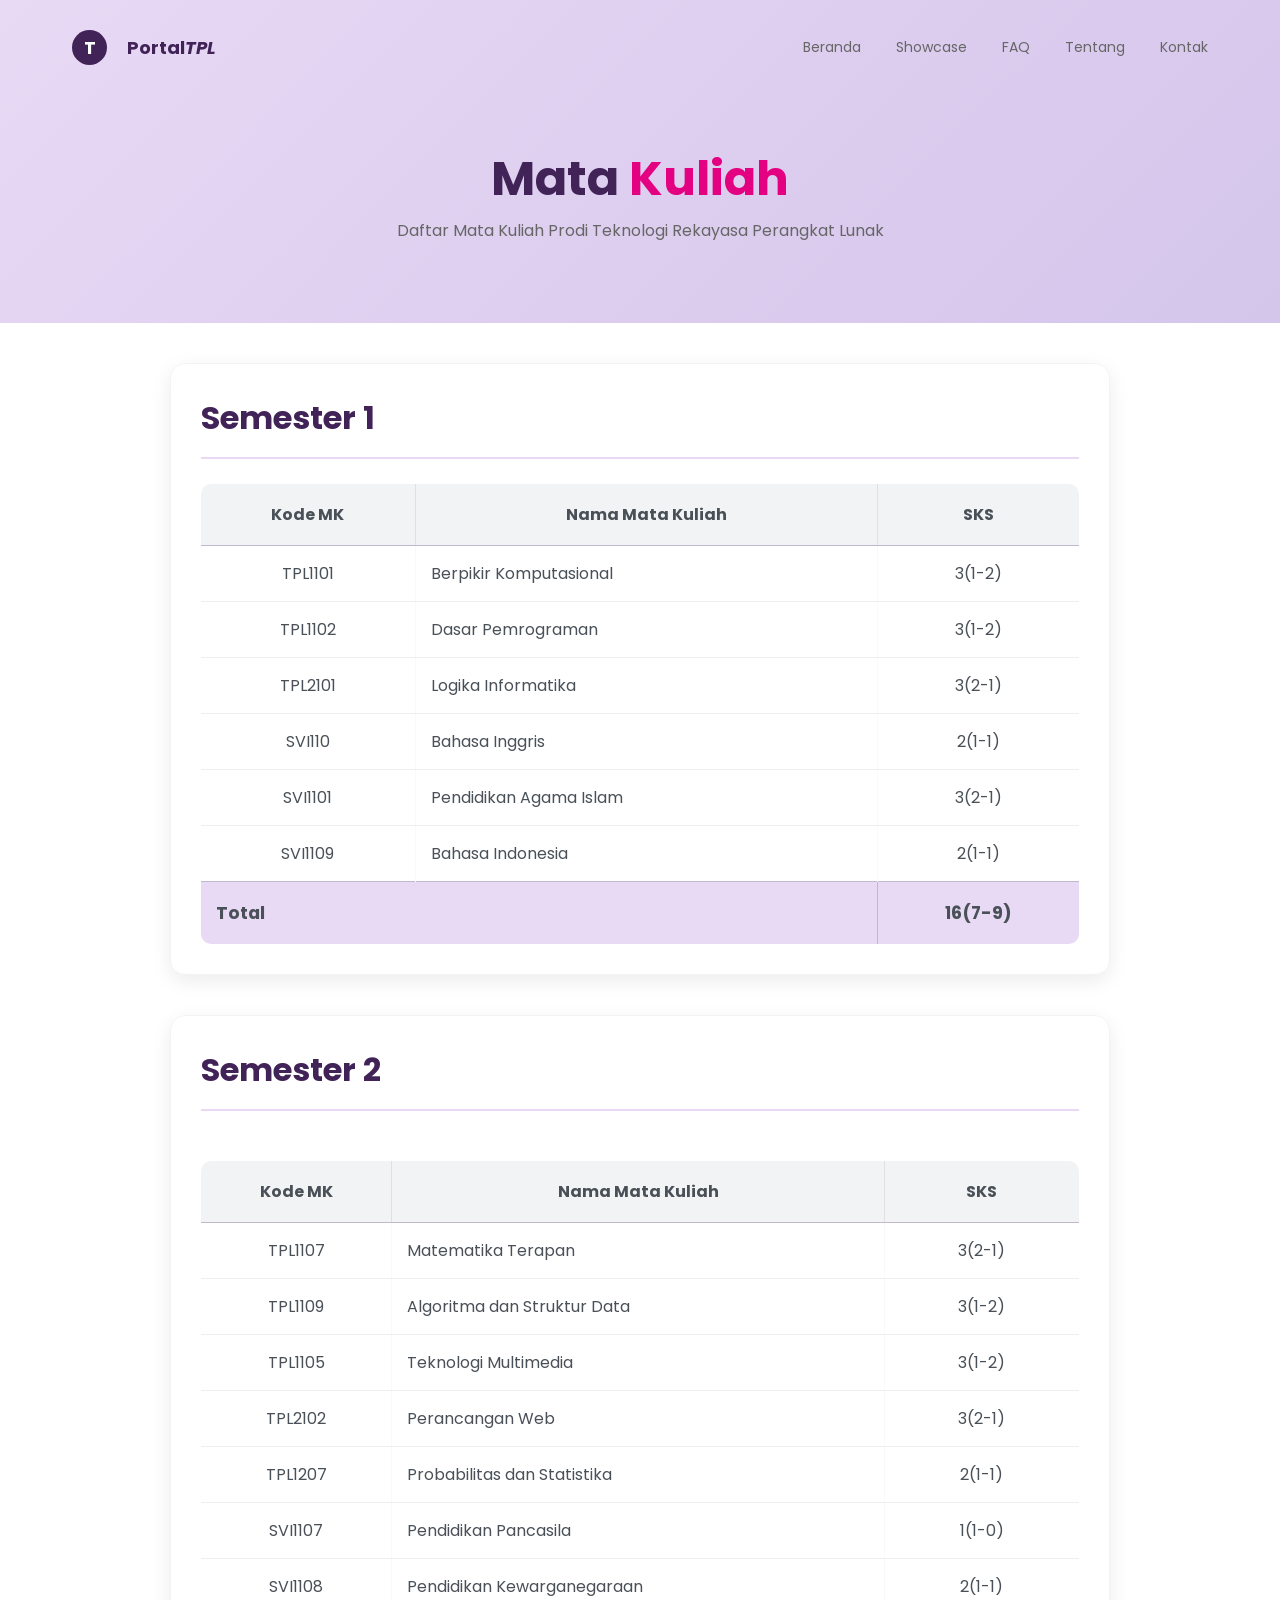
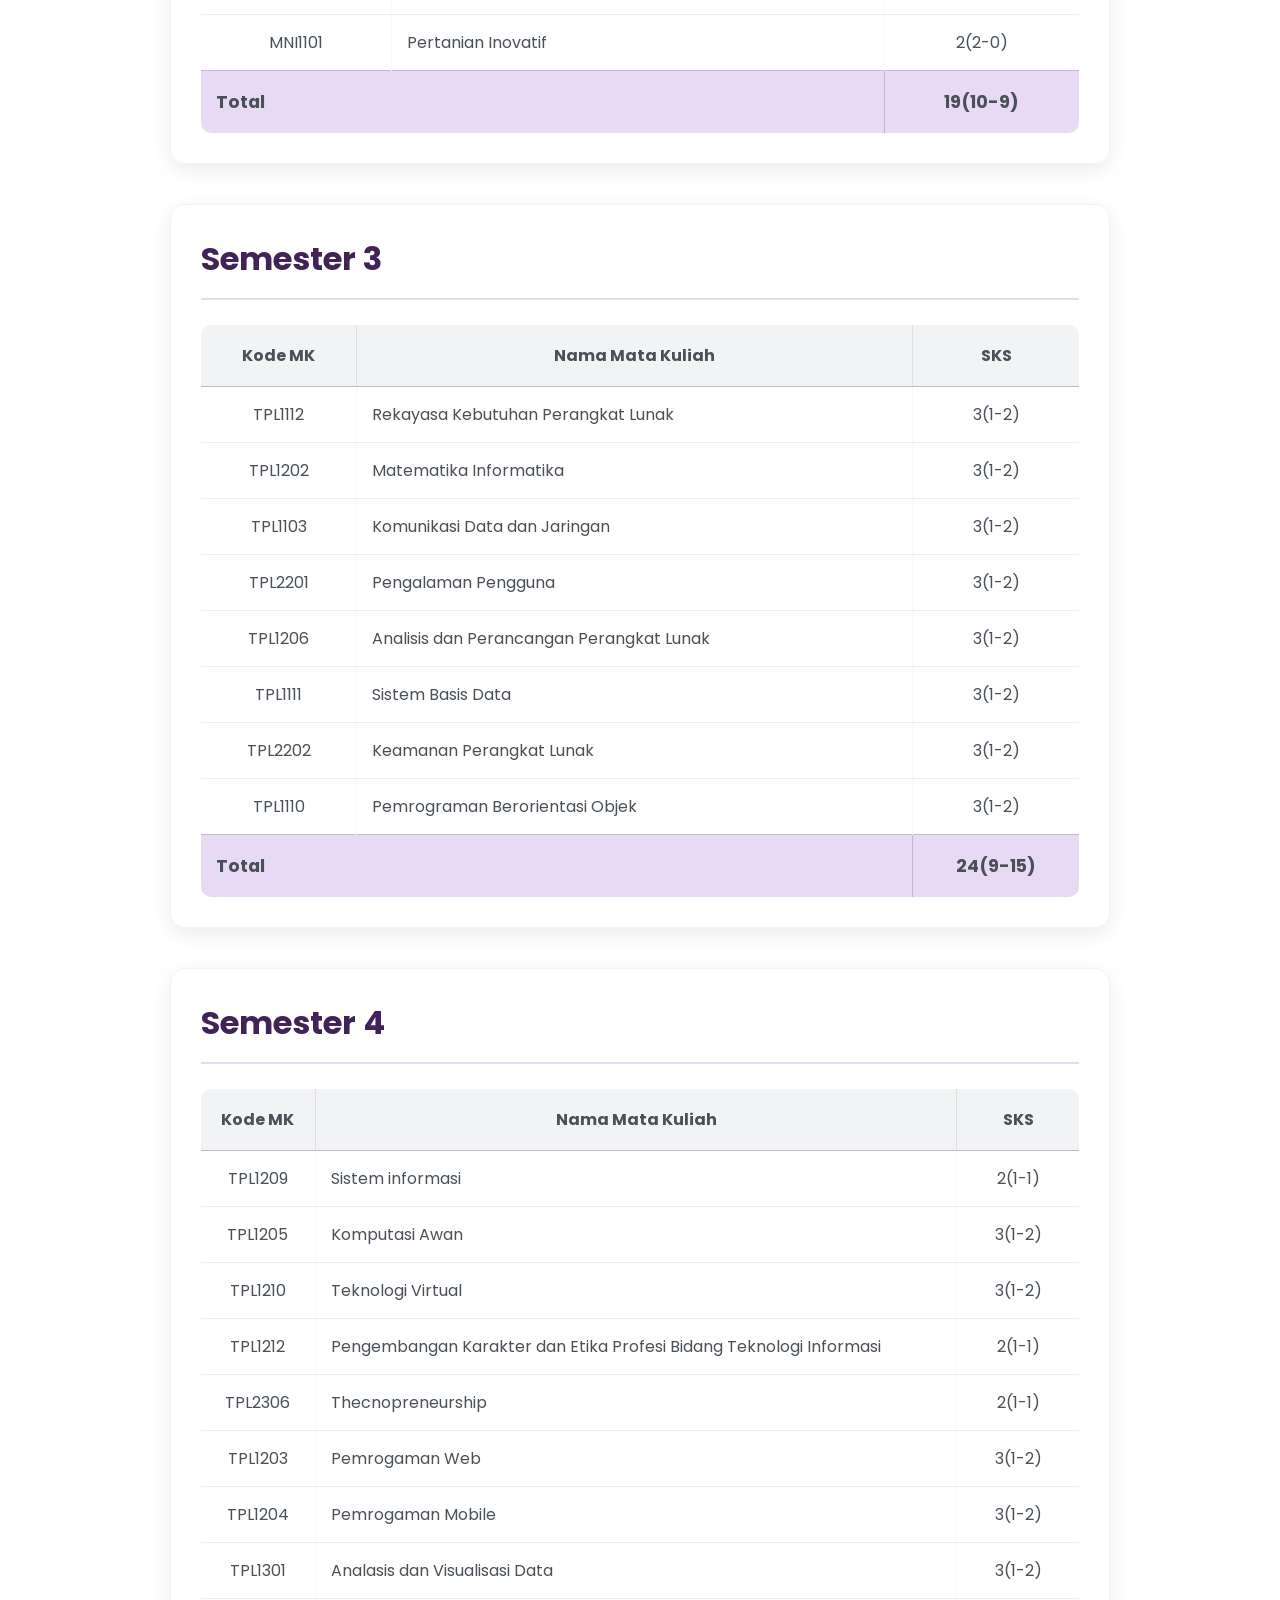
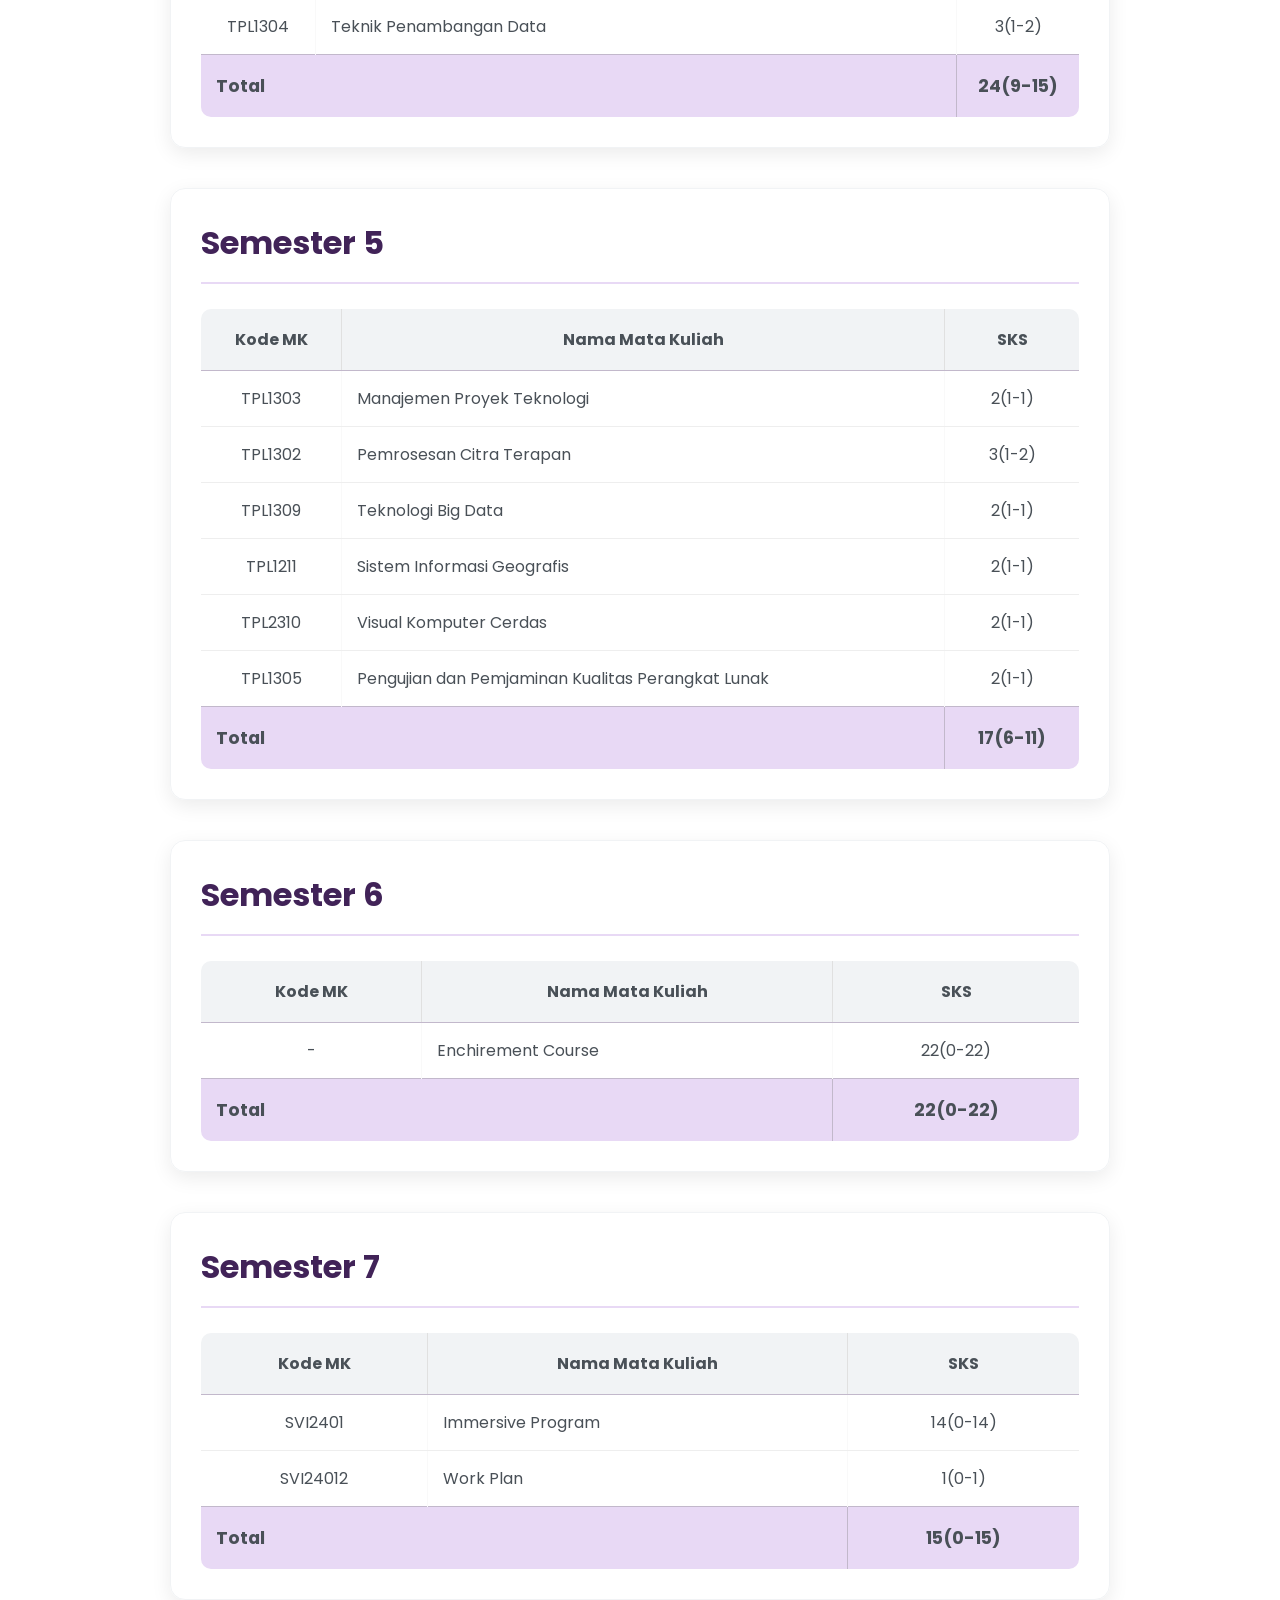
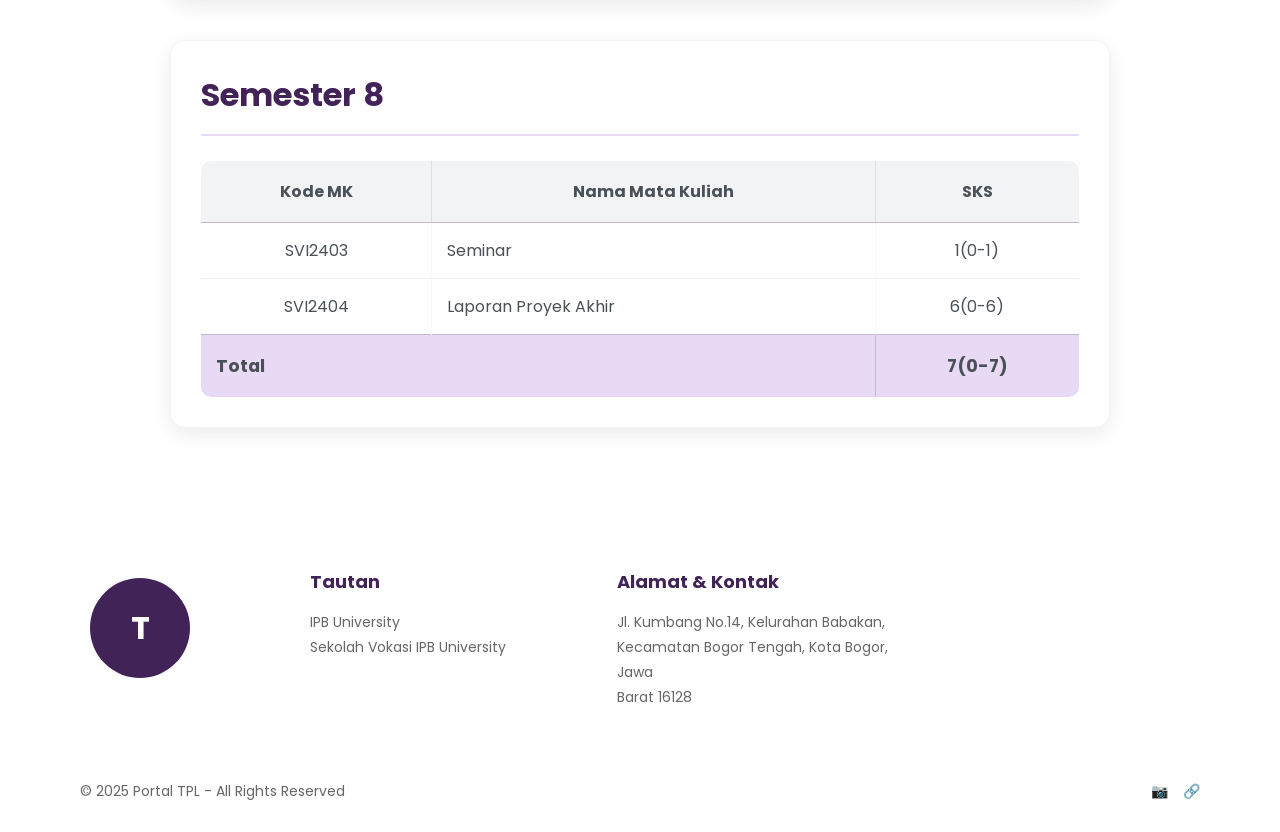
<file: front/matkul.html>
<!DOCTYPE html>
<html lang="id">
<head>
    <meta charset="UTF-8">
    <meta http-equiv="X-UA-Compatible" content="IE=edge">
    <meta name="viewport" content="width=device-width, initial-scale=1.0">
    <link rel="preconnect" href="https://fonts.googleapis.com">
    <link rel="preconnect" href="https://fonts.gstatic.com" crossorigin>
    <link href="https://fonts.googleapis.com/css2?family=Poppins:ital,wght@0,100;0,200;0,300;0,400;0,500;0,600;0,700;0,800;0,900;1,100;1,200;1,300;1,400;1,500;1,600;1,700;1,800;1,900&display=swap" rel="stylesheet">
    <link rel="stylesheet" href="styles.css">
    <title>Mata Kuliah | Portal TPL</title>
<style>
    
    .hero {
        padding-top: 150px; 
        padding-bottom: 50px;
        text-align: center; 
        background: linear-gradient(135deg, #e8d9f5 0%, #d4c5eb 100%); 
        color: #333;
    }
    
    .hero h1 {
        font-size: 48px; 
        margin-bottom: 10px;
        color: #412358; /* Primary Base Color */
    }

    .hero h1 .highlight {
        color: #E30081; /* Secondary Base Color */
    }

    .hero p {
        font-size: 16px;
        color: #666;
    }

  
    .container-content { 
        max-width: 1100px; 
        margin: 0 auto;
        padding: 40px 80px; 
        background: white; 
    }

    .semester-section {
        border-radius: 15px;
        padding: 30px; 
        margin-bottom: 40px;
        box-shadow: 0 6px 20px rgba(0,0,0,0.08); 
        border: 1px solid #f1f3f5; 
    }

    .semester-section h2 {
        color: #412358; 
        margin-bottom: 25px; 
        font-size: 32px; 
        border-bottom: 2px solid #e8d9f5; 
        padding-bottom: 15px;
        text-align: left; 
    }

    /* Styling Tabel */
    table {
        width: 100%;
        border-collapse: collapse;
        border-radius: 10px;
        overflow: hidden; 
    }

    thead {
        background: #f1f3f5; 
    }

    th{
        padding: 18px 15px; 
        text-align: center; 
        font-weight: 700;
        color: #495057; 
        border-bottom: 1px solid #c2b8cb; 
        border-right: 1px solid #e0e0e0; 
    }

    th:last-child {
        border-right: none; 
    }

    td {
        padding: 15px; 
        border-bottom: 1px solid #eee; 
        color: #495057; 
        text-align: left; 
        border-right: 1px solid #f9f9f9; 
    }

    td:last-child {
        border-right: none; 
    }

   
    td:nth-child(1),
    td:nth-child(3) {
        text-align: center;
    }

    tr:last-child td {
        border-bottom: none; 
    }

    tbody tr:hover {
        background: #f9f9f9;
    }

    tfoot {
        background: #e8d9f5; 
        font-weight: 700;
        color: #412358;
    }

    tfoot td {
        padding: 18px 15px; 
        border-bottom: none;
        border-top: 1px solid #c2b8cb; 
        font-size: 1.1em; 
        border-right: 1px solid #c2b8cb; 
    }

    tfoot td:last-child {
        border-right: none;
    }

    
    tfoot td:first-child {
        text-align: left;
    }

    tfoot td:nth-child(2) {
    text-align: center;  
    }

    @media (max-width: 768px) {
        .container-content {
            padding: 20px;
        }
        .hero {
            padding-left: 20px;
            padding-right: 20px;
        }
        .hero h1 {
            font-size: 36px;
        }
        .semester-section h2 {
            font-size: 24px;
        }
        table {
            font-size: 0.8rem;
        }
        th, td, tfoot td {
            padding: 10px 8px; 
        }
    }
</style>
</head>
<body>
    <header>
        <div class="logo">
            <div class="logo-circle">T</div> 
            <span>Portal<em>TPL</em></span>
        </div>
        <nav>
            <a href="index.html">Beranda</a>
            <a href="cari-karya.html">Showcase</a>
            <a href="faq.html">FAQ</a>
            <a href="tentang.html">Tentang</a>
            <a href="kontak.html">Kontak</a>
        </nav>
    </header>

    <section class="hero">
        <div class="hero-content">
            <h1>Mata <span class="highlight">Kuliah</span></h1>
            <p>Daftar Mata Kuliah Prodi Teknologi Rekayasa Perangkat Lunak</p>
        </div>
    </section>

    <div class="container-content">
        
        <div class="semester-section">
            <h2>Semester 1</h2>
            <table>
                <thead>
                    <tr>
                        <th>Kode MK</th>
                        <th>Nama Mata Kuliah</th>
                        <th>SKS</th>
                    </tr>
                </thead>
                <tbody>
                    <tr><td>TPL1101</td><td>Berpikir Komputasional</td><td>3(1-2)</td></tr>
                    <tr><td>TPL1102</td><td>Dasar Pemrograman</td><td>3(1-2)</td></tr>
                    <tr><td>TPL2101</td><td>Logika Informatika</td><td>3(2-1)</td></tr>
                    <tr><td>SVI110</td><td>Bahasa Inggris</td><td>2(1-1)</td></tr>
                    <tr><td>SVI1101</td><td>Pendidikan Agama Islam</td><td>3(2-1)</td></tr>
                    <tr><td>SVI1109</td><td>Bahasa Indonesia</td><td>2(1-1)</td></tr>
                </tbody>
                <tfoot>
                    <tr>
                        <td colspan="2">Total</td>
                        <td>16(7-9)</td>
                    </tr>
                </tfoot>
            </table>
        </div>

        <div class="semester-section">
            <h2>Semester 2</h2>
            <table>
                <thead><tr><th>Kode MK</th><th>Nama Mata Kuliah</th><th>SKS</th></tr></thead>
                <tbody>
                    <tr><td>TPL1107</td><td>Matematika Terapan</td><td>3(2-1)</td></tr>
                    <tr><td>TPL1109</td><td>Algoritma dan Struktur Data</td><td>3(1-2)</td></tr>
                    <tr><td>TPL1105</td><td>Teknologi Multimedia</td><td>3(1-2)</td></tr>
                    <tr><td>TPL2102</td><td>Perancangan Web</td><td>3(2-1)</td></tr>
                    <tr><td>TPL1207</td><td>Probabilitas dan Statistika</td><td>2(1-1)</td></tr>
                    <tr><td>SVI1107</td><td>Pendidikan Pancasila</td><td>1(1-0)</td></tr>
                    <tr><td>SVI1108</td><td>Pendidikan Kewarganegaraan</td><td>2(1-1)</td></tr>
                    <tr><td>MNI1101</td><td>Pertanian Inovatif</td><td>2(2-0)</td></tr>                
                </tbody>
                <tfoot><tr><td colspan="2">Total</td><td>19(10-9)</td></tr></tfoot>
            </table>
        </div>

        <div class="semester-section">
            <h2>Semester 3</h2>
            <table>
                <thead><tr><th>Kode MK</th><th>Nama Mata Kuliah</th><th>SKS</th></tr></thead>
                <tbody>
                    <tr><td>TPL1112</td><td>Rekayasa Kebutuhan Perangkat Lunak</td><td>3(1-2)</td></tr>
                    <tr><td>TPL1202</td><td>Matematika Informatika</td><td>3(1-2)</td></tr>
                    <tr><td>TPL1103</td><td>Komunikasi Data dan Jaringan</td><td>3(1-2)</td></tr>
                    <tr><td>TPL2201</td><td>Pengalaman Pengguna</td><td>3(1-2)</td></tr>
                    <tr><td>TPL1206</td><td>Analisis dan Perancangan Perangkat Lunak</td><td>3(1-2)</td></tr>
                    <tr><td>TPL1111</td><td>Sistem Basis Data</td><td>3(1-2)</td></tr>
                    <tr><td>TPL2202</td><td>Keamanan Perangkat Lunak</td><td>3(1-2)</td></tr>
                    <tr><td>TPL1110</td><td>Pemrograman Berorientasi Objek</td><td>3(1-2)</td></tr>
                </tbody>
                <tfoot><tr><td colspan="2">Total</td><td>24(9-15)</td></tr></tfoot>
            </table>
        </div>

        <div class="semester-section">
            <h2>Semester 4</h2>
            <table>
                <thead><tr><th>Kode MK</th><th>Nama Mata Kuliah</th><th>SKS</th></tr></thead>
                <tbody>
                    <tr><td>TPL1209</td><td>Sistem informasi</td><td>2(1-1)</td></tr>
                    <tr><td>TPL1205</td><td>Komputasi Awan</td><td>3(1-2)</td></tr>
                    <tr><td>TPL1210</td><td>Teknologi Virtual</td><td>3(1-2)</td></tr>
                    <tr><td>TPL1212</td><td>Pengembangan Karakter dan Etika Profesi Bidang Teknologi Informasi</td><td>2(1-1)</td></tr>
                    <tr><td>TPL2306</td><td>Thecnopreneurship</td><td>2(1-1)</td></tr>
                    <tr><td>TPL1203</td><td>Pemrogaman Web</td><td>3(1-2)</td></tr>
                    <tr><td>TPL1204</td><td>Pemrogaman Mobile</td><td>3(1-2)</td></tr>
                    <tr><td>TPL1301</td><td>Analasis dan Visualisasi Data</td><td>3(1-2)</td></tr>
                    <tr><td>TPL1304</td><td>Teknik Penambangan Data</td><td>3(1-2)</td></tr>
                </tbody>
                <tfoot><tr><td colspan="2">Total</td><td>24(9-15)</td></tr></tfoot>
            </table>
        </div>

        <div class="semester-section">
            <h2>Semester 5</h2>
            <table>
                <thead><tr><th>Kode MK</th><th>Nama Mata Kuliah</th><th>SKS</th></tr></thead>
                <tbody>
                    <tr><td>TPL1303</td><td>Manajemen Proyek Teknologi </td><td>2(1-1)</td></tr>
                    <tr><td>TPL1302</td><td>Pemrosesan Citra Terapan </td><td>3(1-2)</td></tr>
                    <tr><td>TPL1309</td><td>Teknologi Big Data </td><td>2(1-1)</td></tr>
                    <tr><td>TPL1211</td><td>Sistem Informasi Geografis </td><td>2(1-1)</td></tr>
                    <tr><td>TPL2310</td><td>Visual Komputer Cerdas </td><td>2(1-1)</td></tr>
                    <tr><td>TPL1305</td><td>Pengujian dan Pemjaminan Kualitas Perangkat Lunak </td><td>2(1-1)</td></tr>
                </tbody>
                <tfoot><tr><td colspan="2">Total</td><td>17(6-11)</td></tr></tfoot>
            </table>
        </div>
              

        <div class="semester-section">
            <h2>Semester 6</h2>
            <table>
                <thead><tr><th>Kode MK</th><th>Nama Mata Kuliah</th><th>SKS</th></tr></thead>
                <tbody>
                    <tr><td>-</td><td>Enchirement Course</td><td>22(0-22)</td></tr>
                </tbody>
                <tfoot><tr><td colspan="2">Total</td><td>22(0-22)</td></tr></tfoot>
            </table>
        </div>


        <div class="semester-section">
            <h2>Semester 7</h2>
            <table>
                <thead><tr><th>Kode MK</th><th>Nama Mata Kuliah</th><th>SKS</th></tr></thead>
                <tbody>
                    <tr><td>SVI2401</td><td>Immersive Program</td><td>14(0-14)</tr>
                    <tr><td>SVI24012</td><td>Work Plan</td><td>1(0-1)</td></tr>
                </tbody>
                <tfoot><tr><td colspan="2">Total</td><td>15(0-15)</td></tr></tfoot>
            </table>
        </div>
              

        <div class="semester-section">
            <h2>Semester 8</h2>
            <table>
                <thead><tr><th>Kode MK</th><th>Nama Mata Kuliah</th><th>SKS</th></tr></thead>
                <tbody>
                    <tr><td>SVI2403</td><td>Seminar</td><td>1(0-1)</td></tr>
                    <tr><td>SVI2404</td><td>Laporan Proyek Akhir</td><td>6(0-6)</td></tr>
                </tbody>
                <tfoot><tr><td colspan="2">Total</td><td>7(0-7)</td></tr></tfoot>
            </table>
        </div>
              
    </div> <footer>
        <div class="footer-content">
            <div class="footer-section">
                <div class="footer-logo">
                    <div class="logo-circle" style="width: 100px; height: 100px; font-size: 32px;">T</div>
                </div>
            </div>
            <div class="footer-section">
                <h3>Tautan</h3>
                <p>IPB University<br>Sekolah Vokasi IPB University</p>
            </div>
            <div class="footer-section">
                <h3>Alamat & Kontak</h3>
                <p>Jl. Kumbang No.14, Kelurahan Babakan,<br>Kecamatan Bogor Tengah, Kota Bogor, Jawa<br>Barat 16128</p>
            </div>
        </div>
        <div class="footer-bottom">
            <div>© 2025 Portal TPL - All Rights Reserved</div>
            <div class="social-icons">
                <a href="#" style="color: #412358;">📷</a>
                <a href="#" style="color: #412358;">🔗</a>
            </div>
        </div>
    </footer>

    <script>
        document.querySelectorAll('a[href^="#"]').forEach(anchor => {
            anchor.addEventListener('click', function (e) {
                e.preventDefault();
                const target = document.querySelector(this.getAttribute('href'));
                if (target) {
                    target.scrollIntoView({
                        behavior: 'smooth',
                        block: 'start'
                    });
                }
            });
        });
    </script>
</body>
</html>
</file>
<file: front/styles.css>
/* 

---------- TYPOGRAPHY ----------

FONT SIZES
12px / 16px / 20px / 24px / 32px / 40px / 48px / 62px

FONT WEIGHTS
400 / 700

LINE HEIGHTS
1.2 / 1.5

LETTER SPACING
0 / -2px

FONT FAMILY
Poppins

---------- COLORS ----------

PRIMARY
tint: #c2b8cb (lavender mist)
base: #412358 (stormy night)
shade: #1c0c28 (midnight)

SECONDARY
tint: #ffd8e5 (cotton candy)
base: #E30081 (sv)
shade: #57002e (dark raspberry)

TERTIARY
base: 
tint: 
shade: 

GREY
tint: #f1f3f5 (pebble)
base: #495057 (slate)
shade: #212529 (graphite)

*/



* {
    margin: 0;
    padding: 0;
    box-sizing: border-box;
    font-family: "Poppins", sans-serif;
}

body {
    color: #333;
    overflow-x: hidden;
}

/* main {
    padding: 80px 80px;
    max-width: 1400px;
    margin: 0 auto;

} */

.btn-primary {
    background: transparent;
    color: #412358;
    border: 3px solid #412358;
    border-radius: 25px;
    padding: 12px 30px;
    cursor: pointer;
    font-weight: 600;
    transition: all 0.3s;
    display: inline-block;
}

.btn-primary:hover {
    background: #412358;
    color: white;
}

.btn-secondary {
    background: white;
    color: #E30081;
    padding: 10px 25px;
    border: 2px solid #E30081;
    border-radius: 20px;
    cursor: pointer;
    font-weight: 600;
    transition: all 0.3s;
    display: inline-block;
}

.btn-secondary:hover {
    transform: translateY(-2px);
    box-shadow: 0 10px 25px rgba(233, 30, 140, 0.3);
    background: #E30081;
    color: white;
}

.view-all {
    text-align: center;
}

.btn-view-all {
    background: #412358;
    color: white;
    padding: 15px 40px;
    border: none;
    border-radius: 25px;
    cursor: pointer;
    font-weight: 600;
    transition: all 0.3s;
}

.btn-view-all:hover {
    background: #1f1349;
    transform: scale(1.05);
}

/* Header */
header {
    display: flex;
    justify-content: space-between;
    align-items: center;
    padding: 20px 40px;
    position: fixed;
    width: 95%;
    z-index: 1000;
    max-width: 1400px;
    height: 64px;
    /* padding: 32px; */
    gap: 24px;
    top: 15px;
    left: 50%;
    transform: translateX(-50%);
    transition: background 0.3s, box-shadow 0.3s ease, box-shadow 0.3s ease, backdrop-filter 0.3s ease;
    border-radius: 40px;
    background: transparent;
    box-shadow: none;
    backdrop-filter: none;
}

header.scrolled {
    background: rgba(255, 255, 255, 0.80);
    box-shadow: 0 2px 10px rgba(0,0,0,0.05);
    backdrop-filter: blur(10px);
    border-radius: 40px;
}

.logo {
    display: flex;
    align-items: center;
    gap: 20px;
    font-weight: 700;
    font-size: 18px;
    color: #412358;
}

.logo-circle {
    width: 35px;
    height: 35px;
    background: #412358;
    border-radius: 50%;
    display: flex;
    align-items: center;
    justify-content: center;
    color: white;
    font-weight: bold;
}

nav {
    display: flex;
    gap: 35px;
    align-items: center;
}

nav a {
    text-decoration: none;
    color: #666;
    font-size: 14px;
    transition: color 0.3s;
}

nav a:hover {
    color: #E30081;
}

.menu-toggle {
    display: none;
    font-size: 28px;
    cursor: pointer;
    color: #E30081;
}

/* Footer */
footer {
    /* background-image: url(/front/img/bg-hero.png); */
    background-size: cover;
    color: #412358;
    margin: 0 auto;
    padding: 60px 80px 30px;
    max-width: 1400px;
    align-items: center;
}

.footer-content {
    display: grid;
    grid-template-columns: 1fr 2fr 2fr 2fr;
    gap: 30px;
    margin-bottom: 40px;
    max-width: 1400px;
}

.footer-logo {
    width: 120px;
    height: 120px;
    background: white;
    border-radius: 50%;
    display: flex;
    align-items: center;
    justify-content: center;
    margin-right: 80px;
}

.footer-section h3 {
    margin-bottom: 15px;
    font-size: 18px;
}

.footer-section p {
    color: #666;
    font-size: 14px;
    line-height: 1.8;
    max-width: 300px;
}

.footer-bottom {
    text-align: left;
    padding-top: 30px;
    border-top: 1px solid rgba(255,255,255,0.1);
    color: #666;
    font-size: 14px;
    display: flex;
    justify-content: space-between;
    align-items: center;
}

.social-icons {
    display: flex;
    gap: 15px;
}

.social-icons svg {
    width: 20px;
    height: 20px;
    color: #412358;
}

.social-icons a {
    display: inline-block;
    transition: transform 0.3s ease;
}

.social-icons a:hover {
    transform: scale(1.1);
}

.social-icons a svg path {
    fill: #412358;
    transition: fill 0.3s ease;
}

.social-icons a:hover svg path {
    fill: #E30081;
}

.social-icons a:active svg path {
    fill: #E30081;
}


hr {
    border: none;
    border-top: 1px solid #e0e0e0;
    margin: 0;
}

.contact-footer {
    color: #666;
    display: flex;
    gap: 15px;
    align-items: center;
}

.contact-footer svg {
    width: 20px;
    height: 20px;
    stroke: #412358;
}

.footer-content a:hover {
    color: #E30081;
}

a {
    text-decoration: none;
    color: inherit;
}

/* BERANDA */
/* Hero Section */
.hero {
    background: linear-gradient(135deg, #e8d9f5 0%, #d4c5eb 100%);
    padding: 140px 80px 100px;
    display: flex;
    justify-content: space-between;
    align-items: center;
    position: relative;
    overflow: hidden;
}

/* .hero::after {
    content: '';
    position: absolute;
    bottom: 0;
    left: 0;
    right: 0;
    height: 100px;
    background: white;
    border-radius: 50% 50% 0 0 / 100% 100% 0 0;
} */

.hero-content {
    flex: 1;
    z-index: 1;
}

.hero h1 {
    font-size: 48px;
    color: #412358;
    margin-bottom: 10px;
    line-height: 1.2;
}

.hero h1 .highlight {
    color: #E30081;
}

.hero p {
    color: #666;
    margin-bottom: 30px;
    font-size: 16px;
}

.hero-images {
    flex: 1;
    display: grid;
    grid-template-columns: repeat(2, 1fr);
    gap: 15px;
    z-index: 1;
}

.hero-image {
    width: 100%;
    height: 120px;
    background: linear-gradient(135deg, #667eea 0%, #412358 100%);
    border-radius: 15px;
    overflow: hidden;
    box-shadow: 0 10px 30px rgba(0,0,0,0.15);
    transition: transform 0.3s;
}

.hero-image:hover {
    transform: translateY(-5px);
}

/* Stats Section */
.stats {
    text-align: center;
    padding: 60px 80px 40px;
    background: white;
}

.stats p {
    color: #666;
    margin-bottom: 50px;
}

.stats-grid {
    display: grid;
    grid-template-columns: repeat(4, 1fr);
    gap: 40px;
    max-width: 1200px;
    margin: 0 auto;
}

.stat-item {
    text-align: center;
}

.stat-icon {
    width: 80px;
    height: 80px;
    margin: 0 auto 20px;
    display: flex;
    align-items: center;
    justify-content: center;
    border: 3px solid #412358;
    border-radius: 10px;
}

.stat-icon svg {
    width: 40px;
    height: 40px;
    stroke: #412358;
}

.stat-item p {
    color: #666;
    font-size: 14px;
    line-height: 1.6;
}

/* Projects Section */
.projects {
    padding: 60px 80px;
    background: #ffffff;
}

.projects h2 {
    text-align: center;
    font-size: 36px;
    color: #412358;
    margin-bottom: 10px;
}

.projects-subtitle {
    text-align: center;
    color: #666;
    margin-bottom: 50px;
}

.projects-grid {
    display: grid;
    grid-template-columns: repeat(3, 1fr);
    gap: 30px;
    max-width: 1200px;
    margin: 0 auto 40px;
}

.project-card {
    background: white;
    border-radius: 15px;
    overflow: hidden;
    box-shadow: 0 5px 20px rgba(0,0,0,0.1);
    transition: transform 0.3s;
}

.project-card:hover {
    transform: translateY(-10px);
}

.project-image {
    width: 100%;
    height: 200px;
    background: linear-gradient(135deg, #a8b5f0 0%, #c8b5f0 100%);  /* jangan lupa ganti background */
}

.project-content {
    padding: 25px;
}

.project-badge {
    background: #e8d9f5;
    color: #412358;
    padding: 5px 15px;
    border-radius: 20px;
    font-size: 12px;
    display: inline-block;
    margin-bottom: 15px;
}

.project-title {
    font-size: 20px;
    color: #412358;
    margin-bottom: 10px;
    font-weight: 700;
}

.project-description {
    color: #666;
    font-size: 14px;
    line-height: 1.6;
    margin-bottom: 20px;
}

/* FAQ Section */
.faq {
    padding: 60px 80px;
    background: white;
    
    display: flex;
    justify-content: space-between;
    align-items: center;
    gap: 60px;

}

.faq h2 {
    font-size: 36px;
    color: #412358;
    /* margin-bottom: 40px; */

    flex: 1;
    max-width: 300px;
}

.faq-container {
    max-width: 800px;

    flex: 2;
}

.faq-item {
    margin-bottom: 20px;
    border: 1px solid #e0e0e0;
    border-radius: 10px;
    overflow: hidden;
}

.faq-question {
    padding: 20px;
    background: white;
    cursor: pointer;
    font-weight: 600;
    color: #412358;
    display: flex;
    justify-content: space-between;
    align-items: center;
    transition: background 0.3s;
}

.faq-question:hover {
    background: #f9f9f9;
}

.faq-answer {
    padding: 0 20px;
    max-height: 0;
    overflow: hidden;
    transition: all 0.3s;
    color: #666;
    line-height: 1.6;
}

.faq-item.active .faq-answer {
    padding: 20px;
    max-height: 200px;
}

.faq-tags {
    display: flex;
    gap: 10px;
    margin-top: 15px;
}

.tag {
    background: #e8d9f5;
    color: #412358;
    padding: 5px 15px;
    border-radius: 15px;
    font-size: 12px;
}

/* CTA Section */
.cta {
    background: linear-gradient(135deg, #d4c5eb 0%, #c8b5f0 500%);
    padding: 80px;
    text-align: center;
    margin: 60px 80px;
    border-radius: 20px;
}

.cta h2 {
    font-size: 42px;
    color: #412358;
    margin-bottom: 20px;
}

.cta h2 .highlight {
    color: #E30081;
}



/* KONTAK */
/* Hero Section */
.contact-hero {
    background-image: url(/front/img/bg-hero.png);
    background-size: cover;
    background-position: bottom;
    padding: 200px 80px 100px;
    text-align: center;
    position: relative;
    overflow: hidden;
}

/* .hero::after {
    content: '';
    position: absolute;
    bottom: 0;
    left: 0;
    right: 0;
    height: 100px;
    background: #fafafa;
    border-radius: 50% 50% 0 0 / 100% 100% 0 0;
} */

.contact-hero-content {
    position: relative;
    z-index: 1;
    max-width: 800px;
    margin: 0 auto;
}

.contact-hero h1 {
    font-size: 48px;
    color: #412358;
    margin-bottom: 20px;
}

.contact-hero h1 .highlight {
    color: #E30081;
}

.contact-hero p {
    color: #666;
    margin-bottom: 30px;
    font-size: 16px;
}

/* Main Content */
.main-content {
    padding: 80px 80px;
    max-width: 1400px;
    margin: 0 auto;
}

.content-grid {
    display: grid;
    grid-template-columns: 1fr 1fr;
    gap: 50px;
    margin-bottom: 60px;
}

/* Contact Info Cards */
.contact-cards {
    display: flex;
    flex-direction: column;
    gap: 25px;
}

.contact-card {
    background: white;
    padding: 35px;
    border-radius: 20px;
    box-shadow: 0 5px 20px rgba(0,0,0,0.08);
    display: flex;
    align-items: flex-start;
    gap: 25px;
    transition: all 0.3s;
}

.contact-card:hover {
    transform: translateY(-5px);
    box-shadow: 0 10px 30px rgba(233, 30, 140, 0.15);
}

.contact-icon {
    width: 60px;
    height: 60px;
    border-radius: 15px;
    display: flex;
    align-items: center;
    justify-content: center;
    flex-shrink: 0;
}

.contact-icon svg {
    width: 30px;
    height: 30px;
    stroke: #412358;
}

.contact-info h3 {
    color: #412358;
    font-size: 20px;
    margin-bottom: 10px;
    font-weight: 700;
}

.contact-info p {
    color: #666;
    font-size: 16px;
    line-height: 1.8;
}

.contact-info a {
    color: #E30081;
    text-decoration: none;
    transition: color 0.3s;
}

.contact-info a:hover {
    color: #412358;
}

/* Contact Form */
.contact-form {
    background: white;
    padding: 40px;
    border-radius: 20px;
    box-shadow: 0 5px 20px rgba(0,0,0,0.08);
}

.contact-form h2 {
    color: #412358;
    font-size: 28px;
    margin-bottom: 10px;
    font-weight: 700;
}

.contact-form .subtitle {
    color: #666;
    margin-bottom: 30px;
    font-size: 15px;
}

.form-group {
    margin-bottom: 25px;
}

.form-group label {
    display: block;
    color: #412358;
    margin-bottom: 8px;
    font-weight: 600;
    font-size: 14px;
}

.form-group input,
.form-group textarea {
    width: 100%;
    padding: 15px 20px;
    border: 2px solid #e0e0e0;
    border-radius: 12px;
    font-size: 15px;
    font-family: inherit;
    transition: all 0.3s;
}

.form-group input:focus,
.form-group textarea:focus {
    outline: none;
    border-color: #E30081;
}

.form-group textarea {
    resize: vertical;
    min-height: 150px;
}

.btn-submit {
    width: 100%;
    background: white;
    color: #E30081;
    padding: 16px 40px;
    border: 2px solid #E30081;
    border-radius: 24px;
    font-size: 16px;
    font-weight: 600;
    cursor: pointer;
    transition: all 0.3s;
}

.btn-submit:hover {
    transform: translateY(-2px);
    box-shadow: 0 10px 25px rgba(233, 30, 140, 0.3);
    background: #E30081;
    color: white;
}

/* Map Section */
.map-section {
    background: white;
    padding: 40px;
    border-radius: 20px;
    box-shadow: 0 5px 20px rgba(0,0,0,0.08);
    margin-bottom: 60px;
}

.map-section h2 {
    color: #412358;
    font-size: 28px;
    margin-bottom: 25px;
    font-weight: 700;
    text-align: center;
}

.map-container {
    width: 100%;
    height: 450px;
    background: linear-gradient(135deg, #e8d9f5 0%, #d4c5eb 100%);
    border-radius: 15px;
    display: flex;
    align-items: center;
    justify-content: center;
    color: #412358;
    font-size: 18px;
    font-weight: 600;
}






@media (max-width: 768px) {
    header, .hero, .stats, .projects, .faq, .cta, footer, .main-content {
        padding-left: 20px;
        padding-right: 20px;
    }

    .menu-toggle {
        display: block;
        font-size: 28px;
        cursor: pointer;
        color: #E30081;
    }

    #nav-menu {
        display: none !important;
        flex-direction: column;
        position: absolute;
        top: 90px;
        right: 40px;
        background: rgba(255, 255, 255, 0.95);
        box-shadow: 0 2px 10px rgba(0,0,0,0.05);
        padding: 20px;
        border-radius: 20px;
        backdrop-filter: blur(10px);
        width: 200px;
    }

    #nav-menu.active {
        display: flex !important;
    }

    nav a {
        font-size: 16px;
    }

    .hero {
        flex-direction: column;
        text-align: center;
    }

    .hero h1 {
        font-size: 32px;
    }

    .hero-images {
        grid-template-columns: 1fr 1fr;
        gap: 10px;
        margin-top: 30px;
    }

    .stats-grid, .projects-grid {
        grid-template-columns: 1fr;
    }

    /* .footer-content {
        grid-template-columns: 3fr;
        gap: 30px;
        text-align: center;
    }

    .footer-logo {
        text-align: center;
        margin: 0 auto;
    } */

    .faq {
        flex-direction: column;
        align-items: stretch;
    }

    .faq h2 {
        max-width: 100%;
        text-align: center;
    }

    .content-grid {
        grid-template-columns: 1fr;
    }

    .contact-card {
        flex-direction: column;
        text-align: center;
    }

    .contact-hero h1 {
        font-size: 32px;
    }
}

@media (max-width: 1024px) {
    .content-grid {
        grid-template-columns: 1fr;
    }
}

@keyframes fadeInUp {
    from {
        opacity: 0;
        transform: translateY(30px);
    }
    to {
        opacity: 1;
        transform: translateY(0);
    }
}

.contact-card, .contact-form, .map-section {
    animation: fadeInUp 0.6s ease-out forwards;
}

.contact-card:nth-child(1) { animation-delay: 0.1s; }
.contact-card:nth-child(2) { animation-delay: 0.2s; }
.contact-card:nth-child(3) { animation-delay: 0.3s; }
.contact-form { animation-delay: 0.2s; }
</file>
